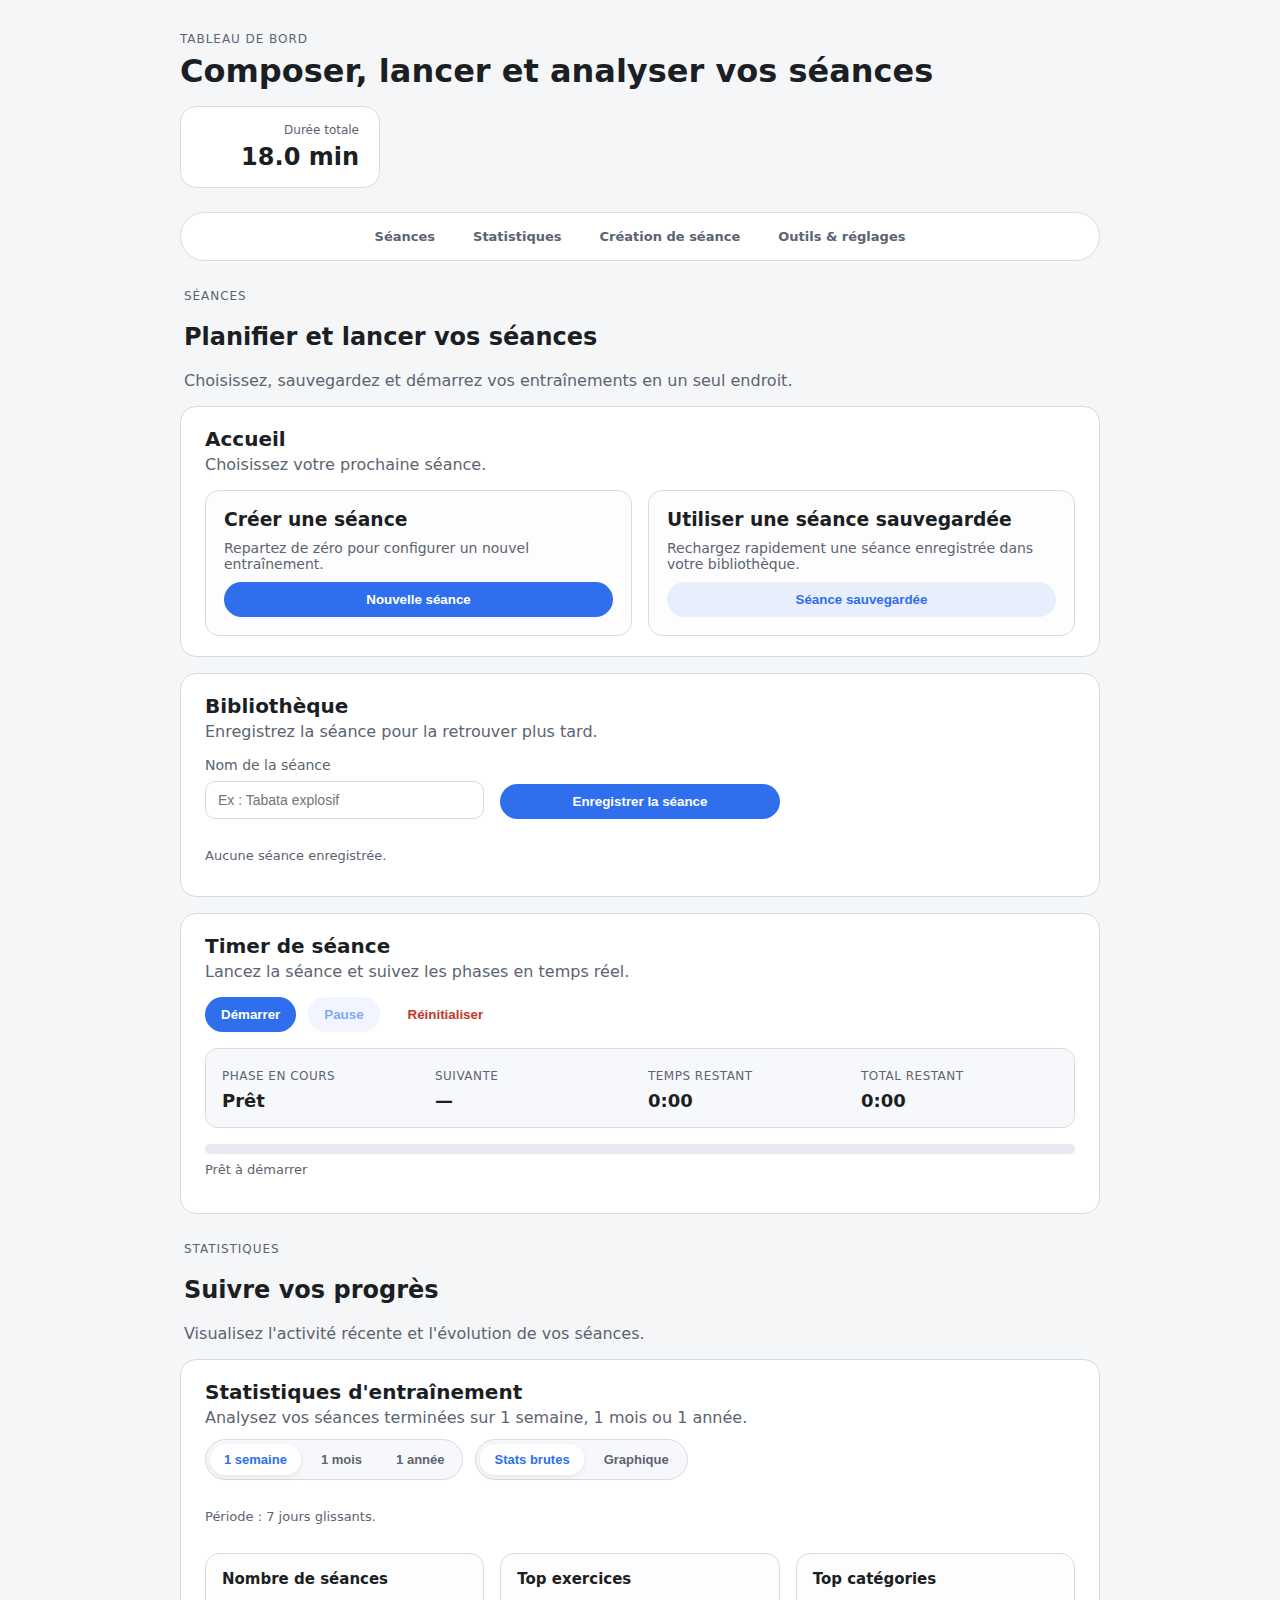
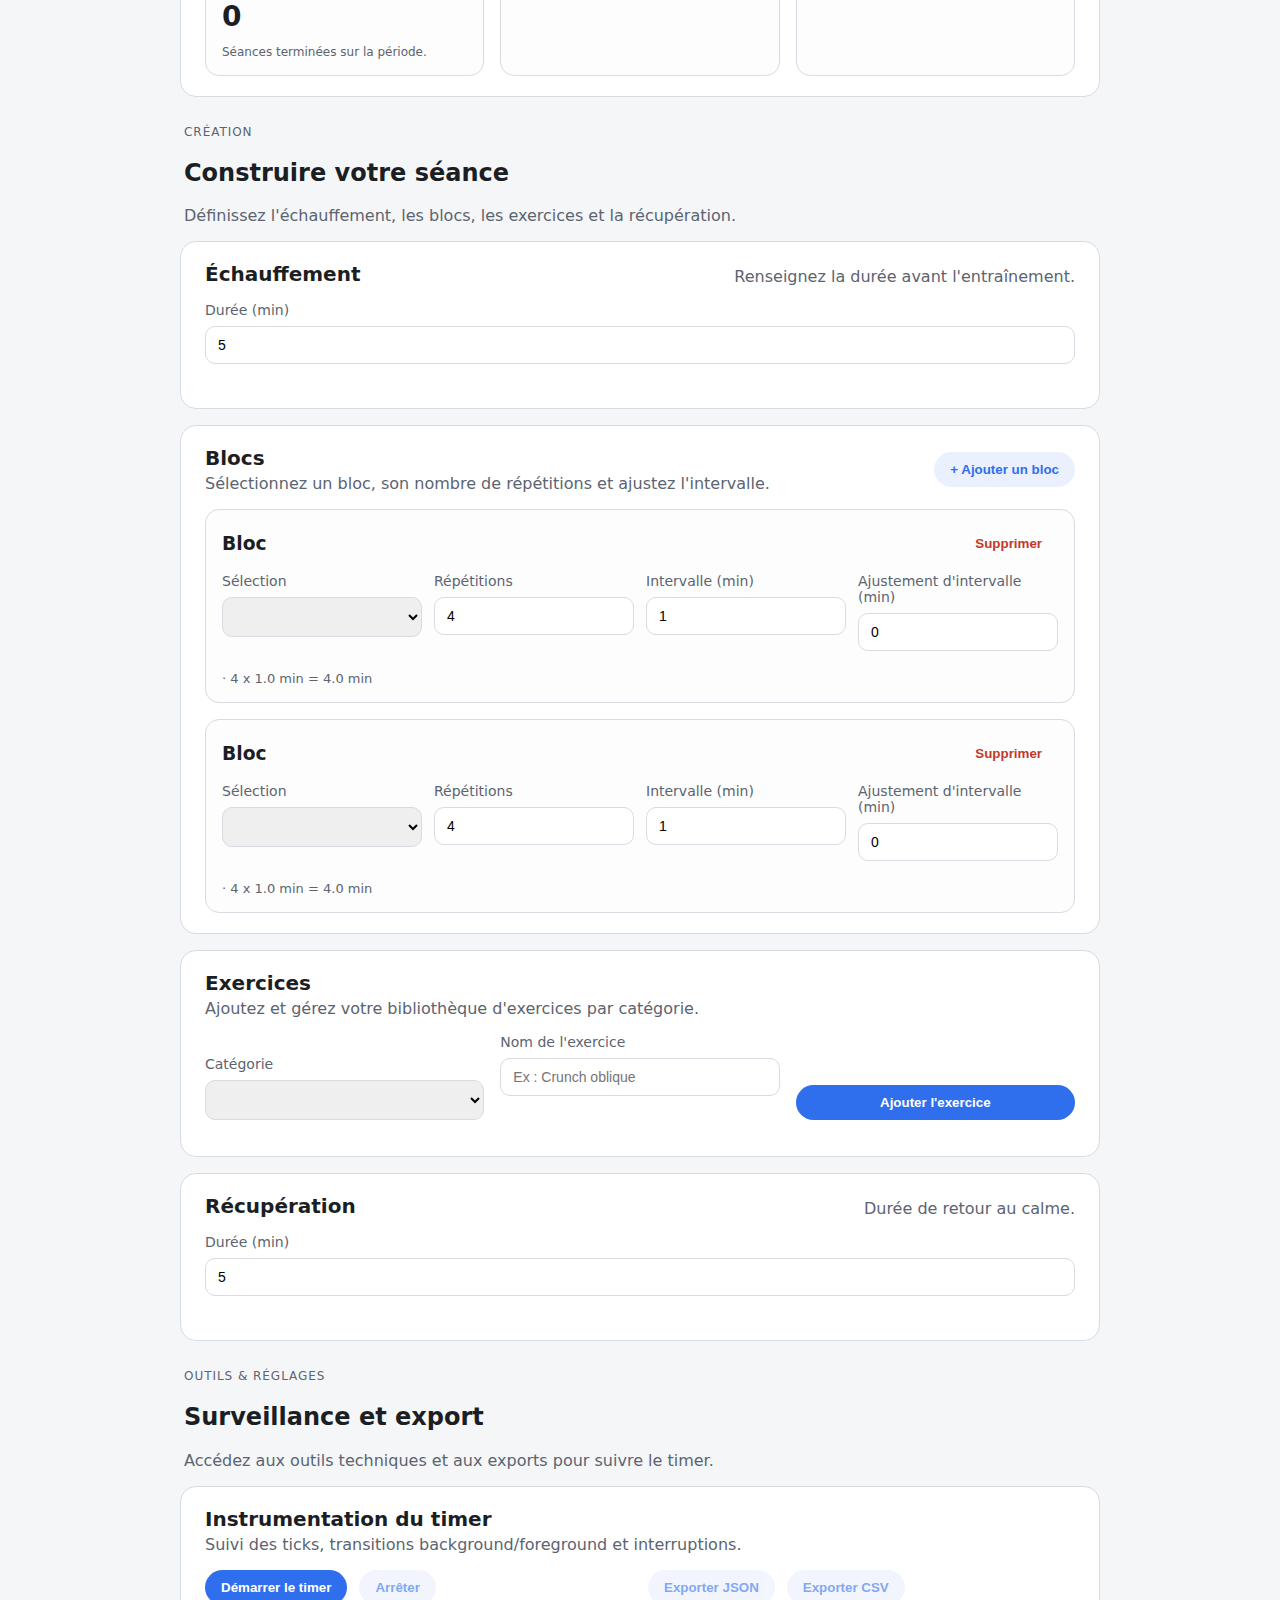
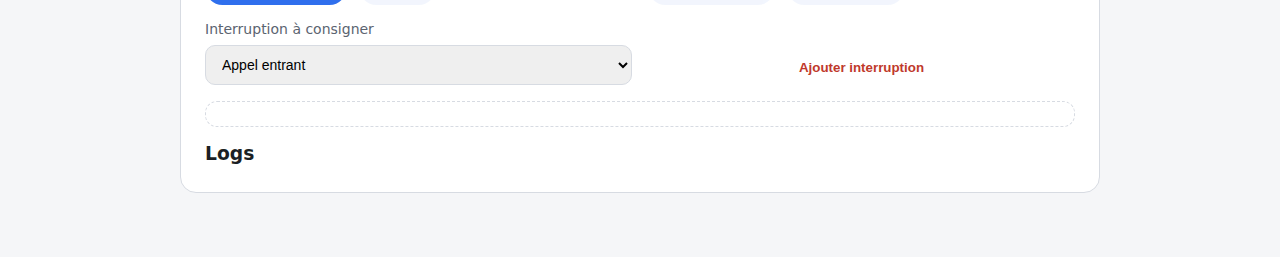
<file: index.html>
<!doctype html>
<html lang="fr">
<head>
  <meta charset="utf-8" />
  <meta name="viewport" content="width=device-width, initial-scale=1" />
  <title>Éditeur de séance Tabata</title>
  <link rel="stylesheet" href="styles.css" />
</head>
<body>
  <main class="page">
    <header class="header">
      <div>
        <p class="eyebrow">Tableau de bord</p>
        <h1>Composer, lancer et analyser vos séances</h1>
      </div>
      <div class="total-duration" aria-live="polite">
        <span>Durée totale</span>
        <strong id="total-duration">0 min</strong>
      </div>
    </header>

    <nav class="primary-nav" aria-label="Sections principales">
      <a href="#sessions-group">Séances</a>
      <a href="#stats-group">Statistiques</a>
      <a href="#creation-group">Création de séance</a>
      <a href="#settings-group">Outils & réglages</a>
    </nav>

    <section class="section-group" id="sessions-group" aria-labelledby="sessions-group-title">
      <div class="section-group-header">
        <div>
          <p class="eyebrow">Séances</p>
          <h2 id="sessions-group-title">Planifier et lancer vos séances</h2>
          <p>Choisissez, sauvegardez et démarrez vos entraînements en un seul endroit.</p>
        </div>
      </div>

      <section class="panel home-panel" aria-labelledby="home-title">
        <div class="panel-header">
          <div>
            <h3 id="home-title">Accueil</h3>
            <p>Choisissez votre prochaine séance.</p>
          </div>
        </div>
        <div class="home-actions">
          <div class="home-card">
            <h3>Créer une séance</h3>
            <p>Repartez de zéro pour configurer un nouvel entraînement.</p>
            <button type="button" class="primary" id="home-create-session">
              Nouvelle séance
            </button>
          </div>
          <div class="home-card">
            <h3>Utiliser une séance sauvegardée</h3>
            <p>Rechargez rapidement une séance enregistrée dans votre bibliothèque.</p>
            <button type="button" class="secondary" id="home-load-session">
              Séance sauvegardée
            </button>
          </div>
        </div>
      </section>

      <section class="panel" aria-labelledby="library-title">
        <div class="panel-header">
          <div>
            <h3 id="library-title">Bibliothèque</h3>
            <p>Enregistrez la séance pour la retrouver plus tard.</p>
          </div>
        </div>
        <div class="form-grid">
          <label>
            Nom de la séance
            <input type="text" id="session-name" placeholder="Ex : Tabata explosif" />
          </label>
          <button type="button" id="save-session" class="primary">Enregistrer la séance</button>
          <span class="error" id="save-error"></span>
        </div>
        <div class="library" id="library-list"></div>
      </section>

      <section class="panel" aria-labelledby="session-timer-title">
        <div class="panel-header">
          <div>
            <h3 id="session-timer-title">Timer de séance</h3>
            <p>Lancez la séance et suivez les phases en temps réel.</p>
          </div>
        </div>
        <div class="form-grid">
          <div class="timer-actions">
            <button type="button" id="session-start" class="primary">Démarrer</button>
            <button type="button" id="session-pause" class="secondary" disabled>Pause</button>
            <button type="button" id="session-reset" class="ghost">Réinitialiser</button>
          </div>
        </div>
        <div class="session-timer">
          <div class="session-metrics">
            <div>
              <span class="metric-label">Phase en cours</span>
              <strong id="session-current">Prêt</strong>
            </div>
            <div>
              <span class="metric-label">Suivante</span>
              <strong id="session-next">—</strong>
            </div>
            <div>
              <span class="metric-label">Temps restant</span>
              <strong id="session-remaining">0:00</strong>
            </div>
            <div>
              <span class="metric-label">Total restant</span>
              <strong id="session-total-remaining">0:00</strong>
            </div>
          </div>
          <div class="session-progress">
            <div class="session-progress-bar">
              <div class="session-progress-fill" id="session-progress-fill"></div>
            </div>
            <span class="session-status" id="session-status">Prêt à démarrer</span>
          </div>
          <ul class="session-timeline" id="session-timeline"></ul>
        </div>
      </section>
    </section>

    <section class="section-group" id="stats-group" aria-labelledby="stats-group-title">
      <div class="section-group-header">
        <div>
          <p class="eyebrow">Statistiques</p>
          <h2 id="stats-group-title">Suivre vos progrès</h2>
          <p>Visualisez l'activité récente et l'évolution de vos séances.</p>
        </div>
      </div>

      <section class="panel" aria-labelledby="stats-title">
        <div class="panel-header">
          <div>
            <h3 id="stats-title">Statistiques d'entraînement</h3>
            <p>Analysez vos séances terminées sur 1 semaine, 1 mois ou 1 année.</p>
          </div>
          <div class="stats-controls">
            <div class="segmented-control" id="stats-range" role="tablist" aria-label="Période">
              <button type="button" class="segmented active" data-range="week" aria-pressed="true">1 semaine</button>
              <button type="button" class="segmented" data-range="month" aria-pressed="false">1 mois</button>
              <button type="button" class="segmented" data-range="year" aria-pressed="false">1 année</button>
            </div>
            <div class="segmented-control" id="stats-view" role="tablist" aria-label="Affichage">
              <button type="button" class="segmented active" data-view="raw" aria-pressed="true">Stats brutes</button>
              <button type="button" class="segmented" data-view="chart" aria-pressed="false">Graphique</button>
            </div>
          </div>
        </div>
        <p class="muted" id="stats-range-label">Période : 7 jours glissants.</p>
        <div class="stats-grid">
          <div class="stats-card">
            <h3>Nombre de séances</h3>
            <p class="stats-value" id="stats-session-count">0</p>
            <p class="stats-caption">Séances terminées sur la période.</p>
          </div>
          <div class="stats-card">
            <div class="stats-card-header">
              <h3>Top exercices</h3>
            </div>
            <ul class="stats-list" id="stats-exercise-list"></ul>
          </div>
          <div class="stats-card">
            <div class="stats-card-header">
              <h3>Top catégories</h3>
            </div>
            <ul class="stats-list" id="stats-category-list"></ul>
          </div>
        </div>
        <p class="muted" id="stats-empty" hidden>Aucune séance terminée pour cette période.</p>
      </section>
    </section>

    <section class="section-group" id="creation-group" aria-labelledby="creation-group-title">
      <div class="section-group-header">
        <div>
          <p class="eyebrow">Création</p>
          <h2 id="creation-group-title">Construire votre séance</h2>
          <p>Définissez l'échauffement, les blocs, les exercices et la récupération.</p>
        </div>
      </div>

      <section class="panel" aria-labelledby="warmup-title">
        <div class="panel-header">
          <h3 id="warmup-title">Échauffement</h3>
          <p>Renseignez la durée avant l'entraînement.</p>
        </div>
        <div class="form-grid">
          <label>
            Durée (min)
            <input type="number" min="1" value="5" id="warmup-duration" />
            <span class="error" data-error-for="warmup-duration"></span>
          </label>
        </div>
      </section>

      <section class="panel" aria-labelledby="blocks-title">
        <div class="panel-header">
          <div>
            <h3 id="blocks-title">Blocs</h3>
            <p>Sélectionnez un bloc, son nombre de répétitions et ajustez l'intervalle.</p>
          </div>
          <button type="button" class="secondary" id="add-block">+ Ajouter un bloc</button>
        </div>
        <div class="blocks" id="blocks-container"></div>
      </section>

      <section class="panel" aria-labelledby="exercise-library-title">
        <div class="panel-header">
          <div>
            <h3 id="exercise-library-title">Exercices</h3>
            <p>Ajoutez et gérez votre bibliothèque d'exercices par catégorie.</p>
          </div>
        </div>
        <div class="form-grid">
          <label>
            Catégorie
            <select id="exercise-category"></select>
          </label>
          <label>
            Nom de l'exercice
            <input type="text" id="exercise-name" placeholder="Ex : Crunch oblique" />
            <span class="error" id="exercise-error"></span>
          </label>
          <button type="button" class="primary" id="add-exercise">Ajouter l'exercice</button>
        </div>
        <div class="exercise-library" id="exercise-list"></div>
      </section>

      <section class="panel" aria-labelledby="cooldown-title">
        <div class="panel-header">
          <h3 id="cooldown-title">Récupération</h3>
          <p>Durée de retour au calme.</p>
        </div>
        <div class="form-grid">
          <label>
            Durée (min)
            <input type="number" min="1" value="5" id="cooldown-duration" />
            <span class="error" data-error-for="cooldown-duration"></span>
          </label>
        </div>
      </section>
    </section>

    <section class="section-group" id="settings-group" aria-labelledby="settings-group-title">
      <div class="section-group-header">
        <div>
          <p class="eyebrow">Outils & réglages</p>
          <h2 id="settings-group-title">Surveillance et export</h2>
          <p>Accédez aux outils techniques et aux exports pour suivre le timer.</p>
        </div>
      </div>

      <section class="panel" aria-labelledby="timer-instrumentation-title">
        <div class="panel-header">
          <div>
            <h3 id="timer-instrumentation-title">Instrumentation du timer</h3>
            <p>Suivi des ticks, transitions background/foreground et interruptions.</p>
          </div>
        </div>
        <div class="form-grid">
          <div class="timer-actions">
            <button type="button" id="timer-start" class="primary">Démarrer le timer</button>
            <button type="button" id="timer-stop" class="secondary" disabled>Arrêter</button>
          </div>
          <div class="timer-actions">
            <button type="button" id="export-json" class="secondary" disabled>Exporter JSON</button>
            <button type="button" id="export-csv" class="secondary" disabled>Exporter CSV</button>
          </div>
        </div>
        <div class="form-grid">
          <label>
            Interruption à consigner
            <select id="interrupt-type">
              <option value="appel">Appel entrant</option>
              <option value="audio">Audio concurrent</option>
              <option value="verrouillage">Verrouillage écran</option>
            </select>
          </label>
          <button type="button" id="log-interrupt" class="ghost">Ajouter interruption</button>
        </div>
        <div class="timer-summary" id="timer-summary"></div>
        <div class="timer-logs">
          <h3>Logs</h3>
          <ul id="timer-log-list"></ul>
        </div>
      </section>
    </section>
  </main>

  <template id="block-template">
    <div class="block-card">
      <div class="block-header">
        <h3>Bloc</h3>
        <button type="button" class="ghost" data-action="remove">Supprimer</button>
      </div>
      <div class="block-grid">
        <label>
          Sélection
          <select data-field="type"></select>
        </label>
        <label>
          Répétitions
          <input type="number" min="1" value="4" data-field="reps" />
          <span class="error" data-error-field="reps"></span>
        </label>
        <label>
          Intervalle (min)
          <input type="number" min="1" value="1" data-field="interval" />
          <span class="error" data-error-field="interval"></span>
        </label>
        <label>
          Ajustement d'intervalle (min)
          <input type="number" min="0" value="0" data-field="adjustment" />
        </label>
      </div>
      <div class="block-summary" data-summary></div>
    </div>
  </template>

  <script src="app.js"></script>
</body>
</html>
</file>
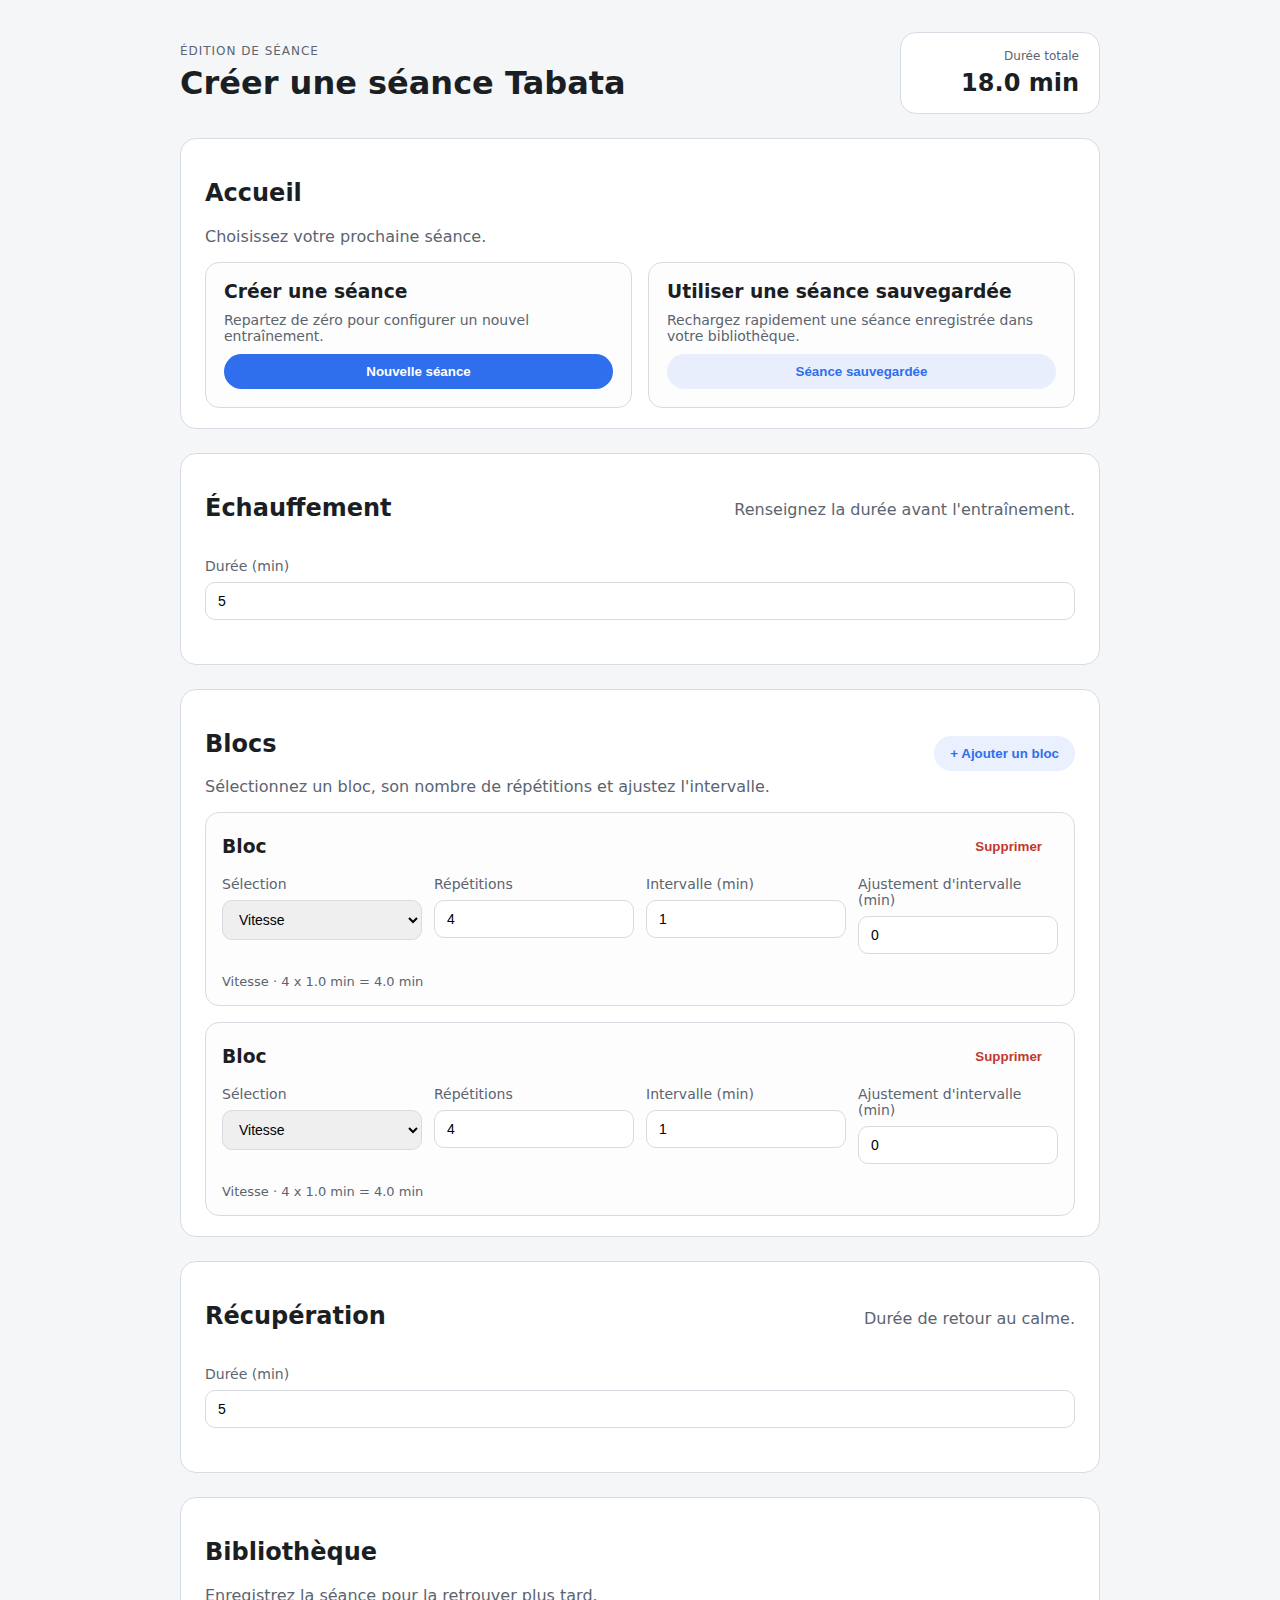
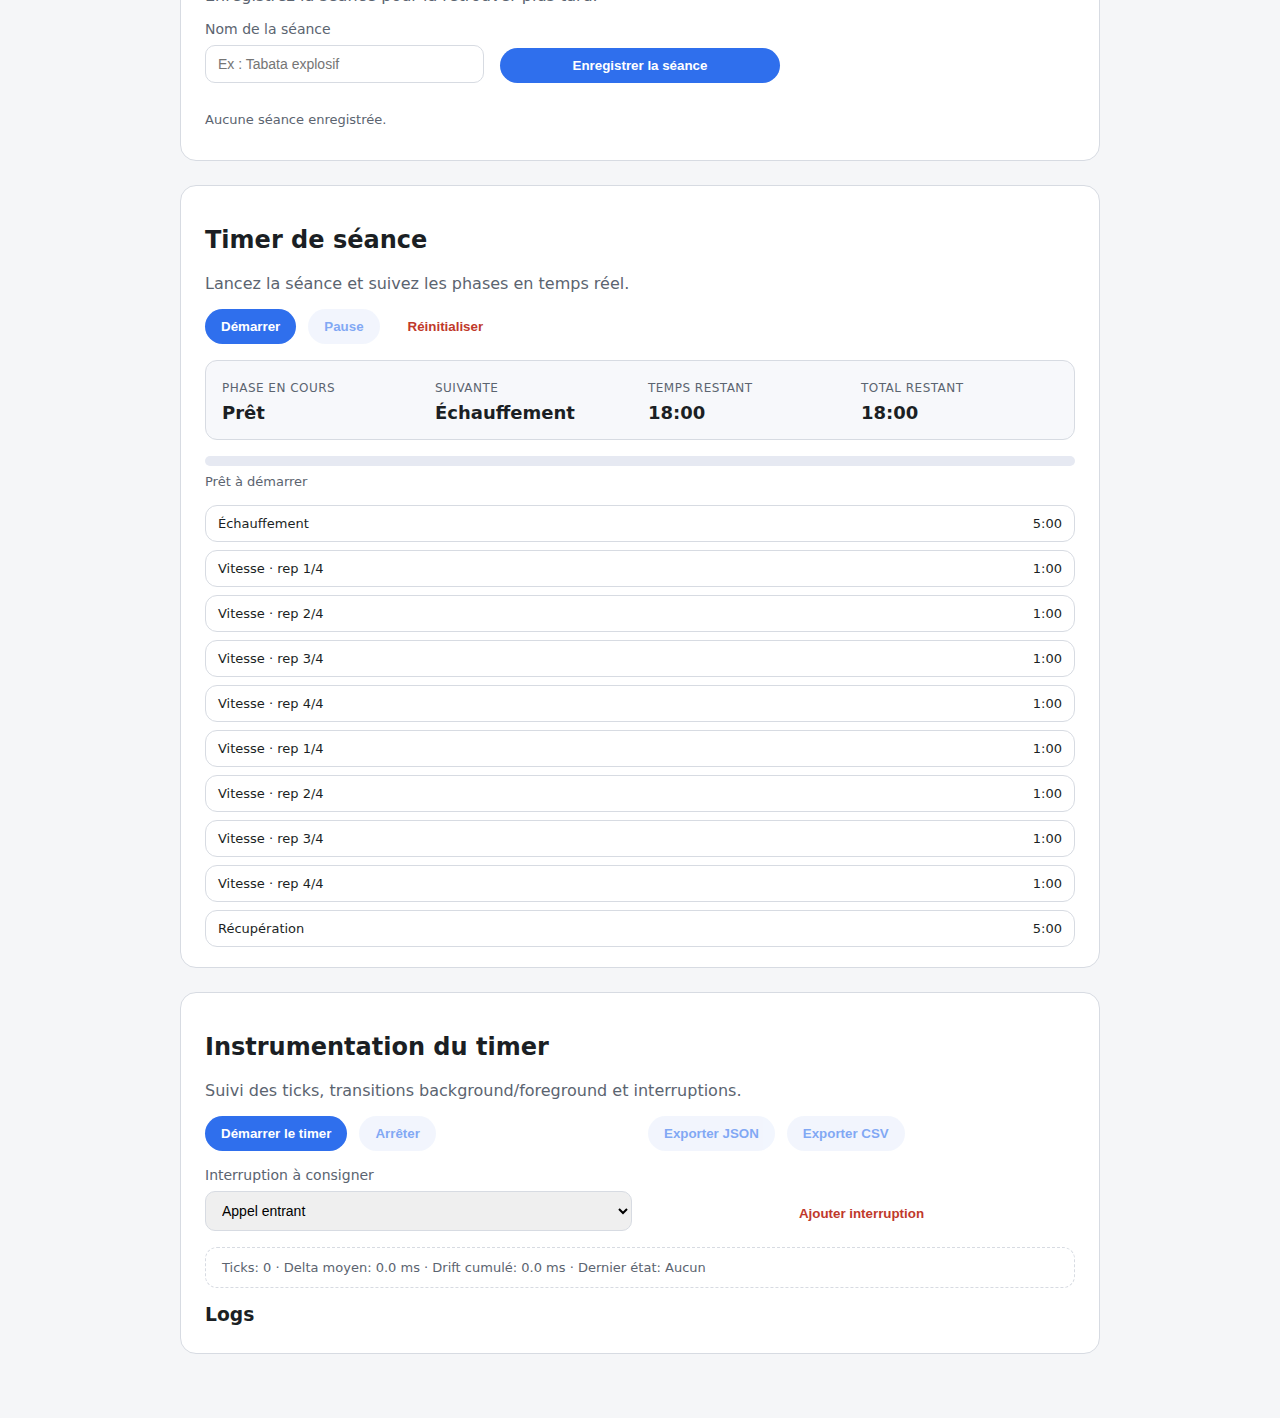
<file: android/app/src/main/assets/index.html>
<!doctype html>
<html lang="fr">
<head>
  <meta charset="utf-8" />
  <meta name="viewport" content="width=device-width, initial-scale=1" />
  <title>Éditeur de séance Tabata</title>
  <link rel="stylesheet" href="styles.css" />
</head>
<body>
  <main class="page">
    <header class="header">
      <div>
        <p class="eyebrow">Édition de séance</p>
        <h1>Créer une séance Tabata</h1>
      </div>
      <div class="total-duration" aria-live="polite">
        <span>Durée totale</span>
        <strong id="total-duration">0 min</strong>
      </div>
    </header>

    <section class="panel home-panel" aria-labelledby="home-title">
      <div class="panel-header">
        <div>
          <h2 id="home-title">Accueil</h2>
          <p>Choisissez votre prochaine séance.</p>
        </div>
      </div>
      <div class="home-actions">
        <div class="home-card">
          <h3>Créer une séance</h3>
          <p>Repartez de zéro pour configurer un nouvel entraînement.</p>
          <button type="button" class="primary" id="home-create-session">
            Nouvelle séance
          </button>
        </div>
        <div class="home-card">
          <h3>Utiliser une séance sauvegardée</h3>
          <p>Rechargez rapidement une séance enregistrée dans votre bibliothèque.</p>
          <button type="button" class="secondary" id="home-load-session">
            Séance sauvegardée
          </button>
        </div>
      </div>
    </section>

    <section class="panel" aria-labelledby="warmup-title">
      <div class="panel-header">
        <h2 id="warmup-title">Échauffement</h2>
        <p>Renseignez la durée avant l'entraînement.</p>
      </div>
      <div class="form-grid">
        <label>
          Durée (min)
          <input type="number" min="1" value="5" id="warmup-duration" />
          <span class="error" data-error-for="warmup-duration"></span>
        </label>
      </div>
    </section>

    <section class="panel" aria-labelledby="blocks-title">
      <div class="panel-header">
        <div>
          <h2 id="blocks-title">Blocs</h2>
          <p>Sélectionnez un bloc, son nombre de répétitions et ajustez l'intervalle.</p>
        </div>
        <button type="button" class="secondary" id="add-block">+ Ajouter un bloc</button>
      </div>
      <div class="blocks" id="blocks-container"></div>
    </section>

    <section class="panel" aria-labelledby="cooldown-title">
      <div class="panel-header">
        <h2 id="cooldown-title">Récupération</h2>
        <p>Durée de retour au calme.</p>
      </div>
      <div class="form-grid">
        <label>
          Durée (min)
          <input type="number" min="1" value="5" id="cooldown-duration" />
          <span class="error" data-error-for="cooldown-duration"></span>
        </label>
      </div>
    </section>

    <section class="panel" aria-labelledby="library-title">
      <div class="panel-header">
        <div>
          <h2 id="library-title">Bibliothèque</h2>
          <p>Enregistrez la séance pour la retrouver plus tard.</p>
        </div>
      </div>
      <div class="form-grid">
        <label>
          Nom de la séance
          <input type="text" id="session-name" placeholder="Ex : Tabata explosif" />
        </label>
        <button type="button" id="save-session" class="primary">Enregistrer la séance</button>
        <span class="error" id="save-error"></span>
      </div>
      <div class="library" id="library-list"></div>
    </section>

    <section class="panel" aria-labelledby="session-timer-title">
      <div class="panel-header">
        <div>
          <h2 id="session-timer-title">Timer de séance</h2>
          <p>Lancez la séance et suivez les phases en temps réel.</p>
        </div>
      </div>
      <div class="form-grid">
        <div class="timer-actions">
          <button type="button" id="session-start" class="primary">Démarrer</button>
          <button type="button" id="session-pause" class="secondary" disabled>Pause</button>
          <button type="button" id="session-reset" class="ghost">Réinitialiser</button>
        </div>
      </div>
      <div class="session-timer">
        <div class="session-metrics">
          <div>
            <span class="metric-label">Phase en cours</span>
            <strong id="session-current">Prêt</strong>
          </div>
          <div>
            <span class="metric-label">Suivante</span>
            <strong id="session-next">—</strong>
          </div>
          <div>
            <span class="metric-label">Temps restant</span>
            <strong id="session-remaining">0:00</strong>
          </div>
          <div>
            <span class="metric-label">Total restant</span>
            <strong id="session-total-remaining">0:00</strong>
          </div>
        </div>
        <div class="session-progress">
          <div class="session-progress-bar">
            <div class="session-progress-fill" id="session-progress-fill"></div>
          </div>
          <span class="session-status" id="session-status">Prêt à démarrer</span>
        </div>
        <ul class="session-timeline" id="session-timeline"></ul>
      </div>
    </section>

    <section class="panel" aria-labelledby="timer-instrumentation-title">
      <div class="panel-header">
        <div>
          <h2 id="timer-instrumentation-title">Instrumentation du timer</h2>
          <p>Suivi des ticks, transitions background/foreground et interruptions.</p>
        </div>
      </div>
      <div class="form-grid">
        <div class="timer-actions">
          <button type="button" id="timer-start" class="primary">Démarrer le timer</button>
          <button type="button" id="timer-stop" class="secondary" disabled>Arrêter</button>
        </div>
        <div class="timer-actions">
          <button type="button" id="export-json" class="secondary" disabled>Exporter JSON</button>
          <button type="button" id="export-csv" class="secondary" disabled>Exporter CSV</button>
        </div>
      </div>
      <div class="form-grid">
        <label>
          Interruption à consigner
          <select id="interrupt-type">
            <option value="appel">Appel entrant</option>
            <option value="audio">Audio concurrent</option>
            <option value="verrouillage">Verrouillage écran</option>
          </select>
        </label>
        <button type="button" id="log-interrupt" class="ghost">Ajouter interruption</button>
      </div>
      <div class="timer-summary" id="timer-summary"></div>
      <div class="timer-logs">
        <h3>Logs</h3>
        <ul id="timer-log-list"></ul>
      </div>
    </section>
  </main>

  <template id="block-template">
    <div class="block-card">
      <div class="block-header">
        <h3>Bloc</h3>
        <button type="button" class="ghost" data-action="remove">Supprimer</button>
      </div>
      <div class="block-grid">
        <label>
          Sélection
          <select data-field="type">
            <option value="Vitesse">Vitesse</option>
            <option value="Puissance">Puissance</option>
            <option value="Endurance">Endurance</option>
            <option value="Technique">Technique</option>
          </select>
        </label>
        <label>
          Répétitions
          <input type="number" min="1" value="4" data-field="reps" />
          <span class="error" data-error-field="reps"></span>
        </label>
        <label>
          Intervalle (min)
          <input type="number" min="1" value="1" data-field="interval" />
          <span class="error" data-error-field="interval"></span>
        </label>
        <label>
          Ajustement d'intervalle (min)
          <input type="number" min="0" value="0" data-field="adjustment" />
        </label>
      </div>
      <div class="block-summary" data-summary></div>
    </div>
  </template>

  <script src="app.js"></script>
</body>
</html>
</file>
<file: styles.css>
:root {
  color-scheme: light;
  --bg: #f5f6f8;
  --panel: #ffffff;
  --text: #1b1f24;
  --muted: #5b6470;
  --primary: #2f6fed;
  --primary-dark: #1e4fb8;
  --danger: #c0392b;
  --border: #d7dbe2;
  font-family: "Inter", system-ui, -apple-system, sans-serif;
}

* {
  box-sizing: border-box;
}

body {
  margin: 0;
  background: var(--bg);
  color: var(--text);
}

.page {
  max-width: 960px;
  margin: 0 auto;
  padding: 32px 20px 64px;
  display: flex;
  flex-direction: column;
  gap: 24px;
}

.header {
  display: flex;
  flex-wrap: wrap;
  align-items: center;
  justify-content: space-between;
  gap: 16px;
}

.primary-nav {
  display: flex;
  flex-wrap: wrap;
  gap: 10px;
  background: var(--panel);
  border-radius: 999px;
  padding: 8px 12px;
  border: 1px solid var(--border);
  align-items: center;
  justify-content: center;
}

.primary-nav a {
  text-decoration: none;
  color: var(--muted);
  font-weight: 600;
  font-size: 13px;
  padding: 8px 14px;
  border-radius: 999px;
  transition: color 0.2s ease, background 0.2s ease;
}

.primary-nav a:hover,
.primary-nav a:focus-visible {
  color: var(--primary);
  background: rgba(47, 111, 237, 0.12);
  outline: none;
}

.section-group {
  display: flex;
  flex-direction: column;
  gap: 16px;
}

.section-group-header {
  display: flex;
  justify-content: space-between;
  align-items: flex-end;
  gap: 12px;
  padding: 0 4px;
}

.section-group-header p {
  margin: 4px 0 0;
  color: var(--muted);
}

.eyebrow {
  text-transform: uppercase;
  letter-spacing: 0.08em;
  font-size: 12px;
  color: var(--muted);
  margin: 0 0 6px;
}

h1 {
  margin: 0;
  font-size: 32px;
}

.total-duration {
  background: var(--panel);
  border-radius: 16px;
  padding: 16px 20px;
  min-width: 200px;
  text-align: right;
  border: 1px solid var(--border);
}

.total-duration span {
  display: block;
  font-size: 12px;
  color: var(--muted);
  margin-bottom: 6px;
}

.total-duration strong {
  font-size: 24px;
}

.panel {
  background: var(--panel);
  border-radius: 16px;
  border: 1px solid var(--border);
  padding: 20px 24px;
  display: flex;
  flex-direction: column;
  gap: 16px;
}

.home-actions {
  display: grid;
  grid-template-columns: repeat(auto-fit, minmax(240px, 1fr));
  gap: 16px;
}

.home-card {
  border-radius: 14px;
  border: 1px solid var(--border);
  background: #fdfdfd;
  padding: 18px;
  display: flex;
  flex-direction: column;
  gap: 10px;
}

.home-card h3 {
  margin: 0;
}

.home-card p {
  margin: 0;
  color: var(--muted);
  font-size: 14px;
}

.panel-header {
  display: flex;
  flex-wrap: wrap;
  align-items: center;
  justify-content: space-between;
  gap: 12px;
}

.panel-header h3 {
  margin: 0;
  font-size: 20px;
}

.panel-header p {
  margin: 4px 0 0;
  color: var(--muted);
}

.form-grid {
  display: grid;
  grid-template-columns: repeat(auto-fit, minmax(220px, 1fr));
  gap: 16px;
  align-items: end;
}

label {
  font-size: 14px;
  color: var(--muted);
  display: flex;
  flex-direction: column;
  gap: 8px;
}

.muted {
  color: var(--muted);
  font-size: 13px;
}

input,
select {
  padding: 10px 12px;
  border-radius: 10px;
  border: 1px solid var(--border);
  font-size: 14px;
}

input:focus,
select:focus {
  outline: 2px solid rgba(47, 111, 237, 0.2);
  border-color: var(--primary);
}

input.invalid {
  border-color: var(--danger);
}

.error {
  color: var(--danger);
  font-size: 12px;
  min-height: 16px;
}

.blocks {
  display: flex;
  flex-direction: column;
  gap: 16px;
}

.block-card {
  border-radius: 14px;
  border: 1px solid var(--border);
  padding: 16px;
  background: #fdfdfd;
  display: flex;
  flex-direction: column;
  gap: 12px;
}

.block-header {
  display: flex;
  justify-content: space-between;
  align-items: center;
}

.block-header h3 {
  margin: 0;
}

.block-grid {
  display: grid;
  grid-template-columns: repeat(auto-fit, minmax(200px, 1fr));
  gap: 12px;
}

.block-summary {
  font-size: 13px;
  color: var(--muted);
}

button {
  border: none;
  padding: 10px 16px;
  border-radius: 999px;
  cursor: pointer;
  font-weight: 600;
}

button.primary {
  background: var(--primary);
  color: #fff;
}

button.primary:hover {
  background: var(--primary-dark);
}

button.secondary {
  background: rgba(47, 111, 237, 0.1);
  color: var(--primary);
}

button.ghost {
  background: transparent;
  color: var(--danger);
}

button:disabled {
  opacity: 0.6;
  cursor: not-allowed;
}

.library {
  display: grid;
  grid-template-columns: repeat(auto-fit, minmax(200px, 1fr));
  gap: 12px;
}

.library-card {
  border-radius: 12px;
  padding: 12px 14px;
  background: #f7f8fb;
  border: 1px solid var(--border);
}

.library-card h4 {
  margin: 0 0 6px;
  font-size: 15px;
}

.library-card p {
  margin: 0;
  font-size: 13px;
  color: var(--muted);
}

.library-blocks {
  list-style: none;
  padding: 0;
  margin: 10px 0 0;
  display: grid;
  gap: 4px;
  font-size: 12px;
  color: var(--muted);
}

.library-actions {
  display: flex;
  gap: 8px;
  margin-top: 12px;
  flex-wrap: wrap;
}

.history {
  display: grid;
  grid-template-columns: minmax(220px, 1fr) minmax(260px, 1.2fr);
  gap: 16px;
}

@media (max-width: 720px) {
  .history {
    grid-template-columns: 1fr;
  }
}

.history-list {
  display: grid;
  gap: 12px;
}

.history-card {
  border-radius: 12px;
  padding: 12px 14px;
  background: #f7f8fb;
  border: 1px solid var(--border);
  display: grid;
  gap: 6px;
}

.history-card.active {
  border-color: var(--primary);
  box-shadow: 0 0 0 1px rgba(47, 111, 237, 0.2);
}

.history-card h4 {
  margin: 0;
  font-size: 14px;
}

.history-card p {
  margin: 0;
  font-size: 12px;
  color: var(--muted);
}

.history-actions {
  display: flex;
  flex-wrap: wrap;
  gap: 8px;
  margin-top: 4px;
}

.history-detail {
  border-radius: 12px;
  padding: 16px;
  border: 1px dashed var(--border);
  background: #fff;
  display: grid;
  gap: 12px;
}

.history-detail h3 {
  margin: 0;
  font-size: 16px;
}

.history-detail p {
  margin: 0;
  font-size: 13px;
  color: var(--muted);
}

.history-stats,
.history-trends {
  display: grid;
  grid-template-columns: repeat(auto-fit, minmax(140px, 1fr));
  gap: 12px;
  background: #f7f8fb;
  border-radius: 12px;
  border: 1px solid var(--border);
  padding: 12px;
}

.history-stats strong,
.history-trends strong {
  display: block;
  margin-top: 6px;
  font-size: 16px;
}

.history-timeline {
  list-style: none;
  padding: 0;
  margin: 0;
  display: grid;
  gap: 6px;
  font-size: 12px;
  color: var(--muted);
}

.history-timeline li {
  display: flex;
  justify-content: space-between;
  gap: 12px;
  border-radius: 8px;
  padding: 6px 10px;
  background: #f7f8fb;
  border: 1px solid var(--border);
}

.history-blocks {
  list-style: none;
  padding: 0;
  margin: 0;
  display: grid;
  gap: 4px;
  font-size: 12px;
  color: var(--muted);
}

.exercise-library {
  display: grid;
  grid-template-columns: repeat(auto-fit, minmax(220px, 1fr));
  gap: 12px;
}

.exercise-card {
  border-radius: 12px;
  padding: 12px 14px;
  background: #f7f8fb;
  border: 1px solid var(--border);
}

.exercise-card h3 {
  margin: 0 0 8px;
  font-size: 14px;
}

.exercise-card ul {
  list-style: none;
  margin: 0;
  padding: 0;
  display: grid;
  gap: 6px;
}

.exercise-card li {
  display: flex;
  justify-content: space-between;
  align-items: center;
  font-size: 12px;
  color: var(--muted);
  gap: 8px;
}

.exercise-card button.ghost {
  color: var(--danger);
}

.timer-actions {
  display: flex;
  gap: 12px;
  align-items: center;
  flex-wrap: wrap;
}

.timer-summary {
  border-radius: 12px;
  border: 1px dashed var(--border);
  padding: 12px 16px;
  font-size: 13px;
  color: var(--muted);
  background: #fff;
}

.session-timer {
  display: flex;
  flex-direction: column;
  gap: 16px;
}

.session-metrics {
  display: grid;
  grid-template-columns: repeat(auto-fit, minmax(160px, 1fr));
  gap: 16px;
  background: #f7f8fb;
  border-radius: 12px;
  border: 1px solid var(--border);
  padding: 16px;
}

.session-metrics strong {
  display: block;
  font-size: 18px;
  margin-top: 6px;
}

.metric-label {
  font-size: 12px;
  color: var(--muted);
  text-transform: uppercase;
  letter-spacing: 0.04em;
}

.session-progress {
  display: flex;
  flex-direction: column;
  gap: 8px;
}

.session-progress-bar {
  width: 100%;
  height: 10px;
  background: #e6e9f2;
  border-radius: 999px;
  overflow: hidden;
}

.session-progress-fill {
  height: 100%;
  width: 0%;
  background: var(--primary);
  transition: width 0.2s ease;
}

.session-status {
  font-size: 13px;
  color: var(--muted);
}

.session-timeline {
  list-style: none;
  margin: 0;
  padding: 0;
  display: grid;
  gap: 8px;
}

.session-timeline li {
  border: 1px solid var(--border);
  border-radius: 12px;
  padding: 10px 12px;
  font-size: 13px;
  display: flex;
  justify-content: space-between;
  align-items: center;
  background: #fff;
}

.session-timeline li.active {
  border-color: var(--primary);
  background: rgba(47, 111, 237, 0.08);
}

.timer-logs h3 {
  margin: 0 0 8px;
}

.timer-logs ul {
  list-style: none;
  margin: 0;
  padding: 0;
  display: flex;
  flex-direction: column;
  gap: 6px;
  max-height: 220px;
  overflow: auto;
  font-size: 12px;
  color: var(--muted);
}

.timer-logs li {
  border: 1px solid var(--border);
  border-radius: 10px;
  padding: 8px 10px;
  background: #f7f8fb;
}

.stats-controls {
  display: flex;
  flex-wrap: wrap;
  gap: 12px;
  align-items: center;
}

.segmented-control {
  display: inline-flex;
  gap: 6px;
  padding: 4px;
  border-radius: 999px;
  border: 1px solid var(--border);
  background: #f7f8fb;
  flex-wrap: wrap;
}

.segmented {
  background: transparent;
  border-radius: 999px;
  padding: 8px 14px;
  font-size: 13px;
  color: var(--muted);
}

.segmented.active {
  background: #fff;
  color: var(--primary);
  box-shadow: 0 2px 6px rgba(15, 22, 36, 0.08);
}

.stats-grid {
  display: grid;
  grid-template-columns: repeat(auto-fit, minmax(220px, 1fr));
  gap: 16px;
}

.stats-card {
  border-radius: 14px;
  border: 1px solid var(--border);
  background: #fdfdfd;
  padding: 16px;
  display: flex;
  flex-direction: column;
  gap: 12px;
}

.stats-card h3 {
  margin: 0;
  font-size: 15px;
}

.stats-value {
  font-size: 28px;
  font-weight: 700;
  margin: 0;
}

.stats-caption {
  margin: 0;
  font-size: 12px;
  color: var(--muted);
}

.stats-list {
  list-style: none;
  margin: 0;
  padding: 0;
  display: grid;
  gap: 10px;
}

.stats-list li {
  display: flex;
  flex-direction: column;
  gap: 6px;
  font-size: 13px;
  color: var(--muted);
}

.stats-row {
  display: flex;
  justify-content: space-between;
  align-items: center;
  gap: 12px;
}

.stats-bar-track {
  height: 8px;
  border-radius: 999px;
  background: #e7ebf4;
  overflow: hidden;
}

.stats-bar-fill {
  height: 100%;
  background: var(--primary);
  border-radius: inherit;
}
</file>
<file: android/app/src/main/assets/styles.css>
:root {
  color-scheme: light;
  --bg: #f5f6f8;
  --panel: #ffffff;
  --text: #1b1f24;
  --muted: #5b6470;
  --primary: #2f6fed;
  --primary-dark: #1e4fb8;
  --danger: #c0392b;
  --border: #d7dbe2;
  font-family: "Inter", system-ui, -apple-system, sans-serif;
}

* {
  box-sizing: border-box;
}

body {
  margin: 0;
  background: var(--bg);
  color: var(--text);
}

.page {
  max-width: 960px;
  margin: 0 auto;
  padding: 32px 20px 64px;
  display: flex;
  flex-direction: column;
  gap: 24px;
}

.header {
  display: flex;
  flex-wrap: wrap;
  align-items: center;
  justify-content: space-between;
  gap: 16px;
}

.eyebrow {
  text-transform: uppercase;
  letter-spacing: 0.08em;
  font-size: 12px;
  color: var(--muted);
  margin: 0 0 6px;
}

h1 {
  margin: 0;
  font-size: 32px;
}

.total-duration {
  background: var(--panel);
  border-radius: 16px;
  padding: 16px 20px;
  min-width: 200px;
  text-align: right;
  border: 1px solid var(--border);
}

.total-duration span {
  display: block;
  font-size: 12px;
  color: var(--muted);
  margin-bottom: 6px;
}

.total-duration strong {
  font-size: 24px;
}

.panel {
  background: var(--panel);
  border-radius: 16px;
  border: 1px solid var(--border);
  padding: 20px 24px;
  display: flex;
  flex-direction: column;
  gap: 16px;
}

.home-actions {
  display: grid;
  grid-template-columns: repeat(auto-fit, minmax(240px, 1fr));
  gap: 16px;
}

.home-card {
  border-radius: 14px;
  border: 1px solid var(--border);
  background: #fdfdfd;
  padding: 18px;
  display: flex;
  flex-direction: column;
  gap: 10px;
}

.home-card h3 {
  margin: 0;
}

.home-card p {
  margin: 0;
  color: var(--muted);
  font-size: 14px;
}

.panel-header {
  display: flex;
  flex-wrap: wrap;
  align-items: center;
  justify-content: space-between;
  gap: 12px;
}

.panel-header p {
  margin: 4px 0 0;
  color: var(--muted);
}

.form-grid {
  display: grid;
  grid-template-columns: repeat(auto-fit, minmax(220px, 1fr));
  gap: 16px;
  align-items: end;
}

label {
  font-size: 14px;
  color: var(--muted);
  display: flex;
  flex-direction: column;
  gap: 8px;
}

.muted {
  color: var(--muted);
  font-size: 13px;
}

input,
select {
  padding: 10px 12px;
  border-radius: 10px;
  border: 1px solid var(--border);
  font-size: 14px;
}

input:focus,
select:focus {
  outline: 2px solid rgba(47, 111, 237, 0.2);
  border-color: var(--primary);
}

input.invalid {
  border-color: var(--danger);
}

.error {
  color: var(--danger);
  font-size: 12px;
  min-height: 16px;
}

.blocks {
  display: flex;
  flex-direction: column;
  gap: 16px;
}

.block-card {
  border-radius: 14px;
  border: 1px solid var(--border);
  padding: 16px;
  background: #fdfdfd;
  display: flex;
  flex-direction: column;
  gap: 12px;
}

.block-header {
  display: flex;
  justify-content: space-between;
  align-items: center;
}

.block-header h3 {
  margin: 0;
}

.block-grid {
  display: grid;
  grid-template-columns: repeat(auto-fit, minmax(200px, 1fr));
  gap: 12px;
}

.block-summary {
  font-size: 13px;
  color: var(--muted);
}

button {
  border: none;
  padding: 10px 16px;
  border-radius: 999px;
  cursor: pointer;
  font-weight: 600;
}

button.primary {
  background: var(--primary);
  color: #fff;
}

button.primary:hover {
  background: var(--primary-dark);
}

button.secondary {
  background: rgba(47, 111, 237, 0.1);
  color: var(--primary);
}

button.ghost {
  background: transparent;
  color: var(--danger);
}

button:disabled {
  opacity: 0.6;
  cursor: not-allowed;
}

.library {
  display: grid;
  grid-template-columns: repeat(auto-fit, minmax(200px, 1fr));
  gap: 12px;
}

.library-card {
  border-radius: 12px;
  padding: 12px 14px;
  background: #f7f8fb;
  border: 1px solid var(--border);
}

.library-card h4 {
  margin: 0 0 6px;
  font-size: 15px;
}

.library-card p {
  margin: 0;
  font-size: 13px;
  color: var(--muted);
}

.library-blocks {
  list-style: none;
  padding: 0;
  margin: 10px 0 0;
  display: grid;
  gap: 4px;
  font-size: 12px;
  color: var(--muted);
}

.library-actions {
  display: flex;
  gap: 8px;
  margin-top: 12px;
  flex-wrap: wrap;
}

.timer-actions {
  display: flex;
  gap: 12px;
  align-items: center;
  flex-wrap: wrap;
}

.timer-summary {
  border-radius: 12px;
  border: 1px dashed var(--border);
  padding: 12px 16px;
  font-size: 13px;
  color: var(--muted);
  background: #fff;
}

.session-timer {
  display: flex;
  flex-direction: column;
  gap: 16px;
}

.session-metrics {
  display: grid;
  grid-template-columns: repeat(auto-fit, minmax(160px, 1fr));
  gap: 16px;
  background: #f7f8fb;
  border-radius: 12px;
  border: 1px solid var(--border);
  padding: 16px;
}

.session-metrics strong {
  display: block;
  font-size: 18px;
  margin-top: 6px;
}

.metric-label {
  font-size: 12px;
  color: var(--muted);
  text-transform: uppercase;
  letter-spacing: 0.04em;
}

.session-progress {
  display: flex;
  flex-direction: column;
  gap: 8px;
}

.session-progress-bar {
  width: 100%;
  height: 10px;
  background: #e6e9f2;
  border-radius: 999px;
  overflow: hidden;
}

.session-progress-fill {
  height: 100%;
  width: 0%;
  background: var(--primary);
  transition: width 0.2s ease;
}

.session-status {
  font-size: 13px;
  color: var(--muted);
}

.session-timeline {
  list-style: none;
  margin: 0;
  padding: 0;
  display: grid;
  gap: 8px;
}

.session-timeline li {
  border: 1px solid var(--border);
  border-radius: 12px;
  padding: 10px 12px;
  font-size: 13px;
  display: flex;
  justify-content: space-between;
  align-items: center;
  background: #fff;
}

.session-timeline li.active {
  border-color: var(--primary);
  background: rgba(47, 111, 237, 0.08);
}

.timer-logs h3 {
  margin: 0 0 8px;
}

.timer-logs ul {
  list-style: none;
  margin: 0;
  padding: 0;
  display: flex;
  flex-direction: column;
  gap: 6px;
  max-height: 220px;
  overflow: auto;
  font-size: 12px;
  color: var(--muted);
}

.timer-logs li {
  border: 1px solid var(--border);
  border-radius: 10px;
  padding: 8px 10px;
  background: #f7f8fb;
}
</file>
